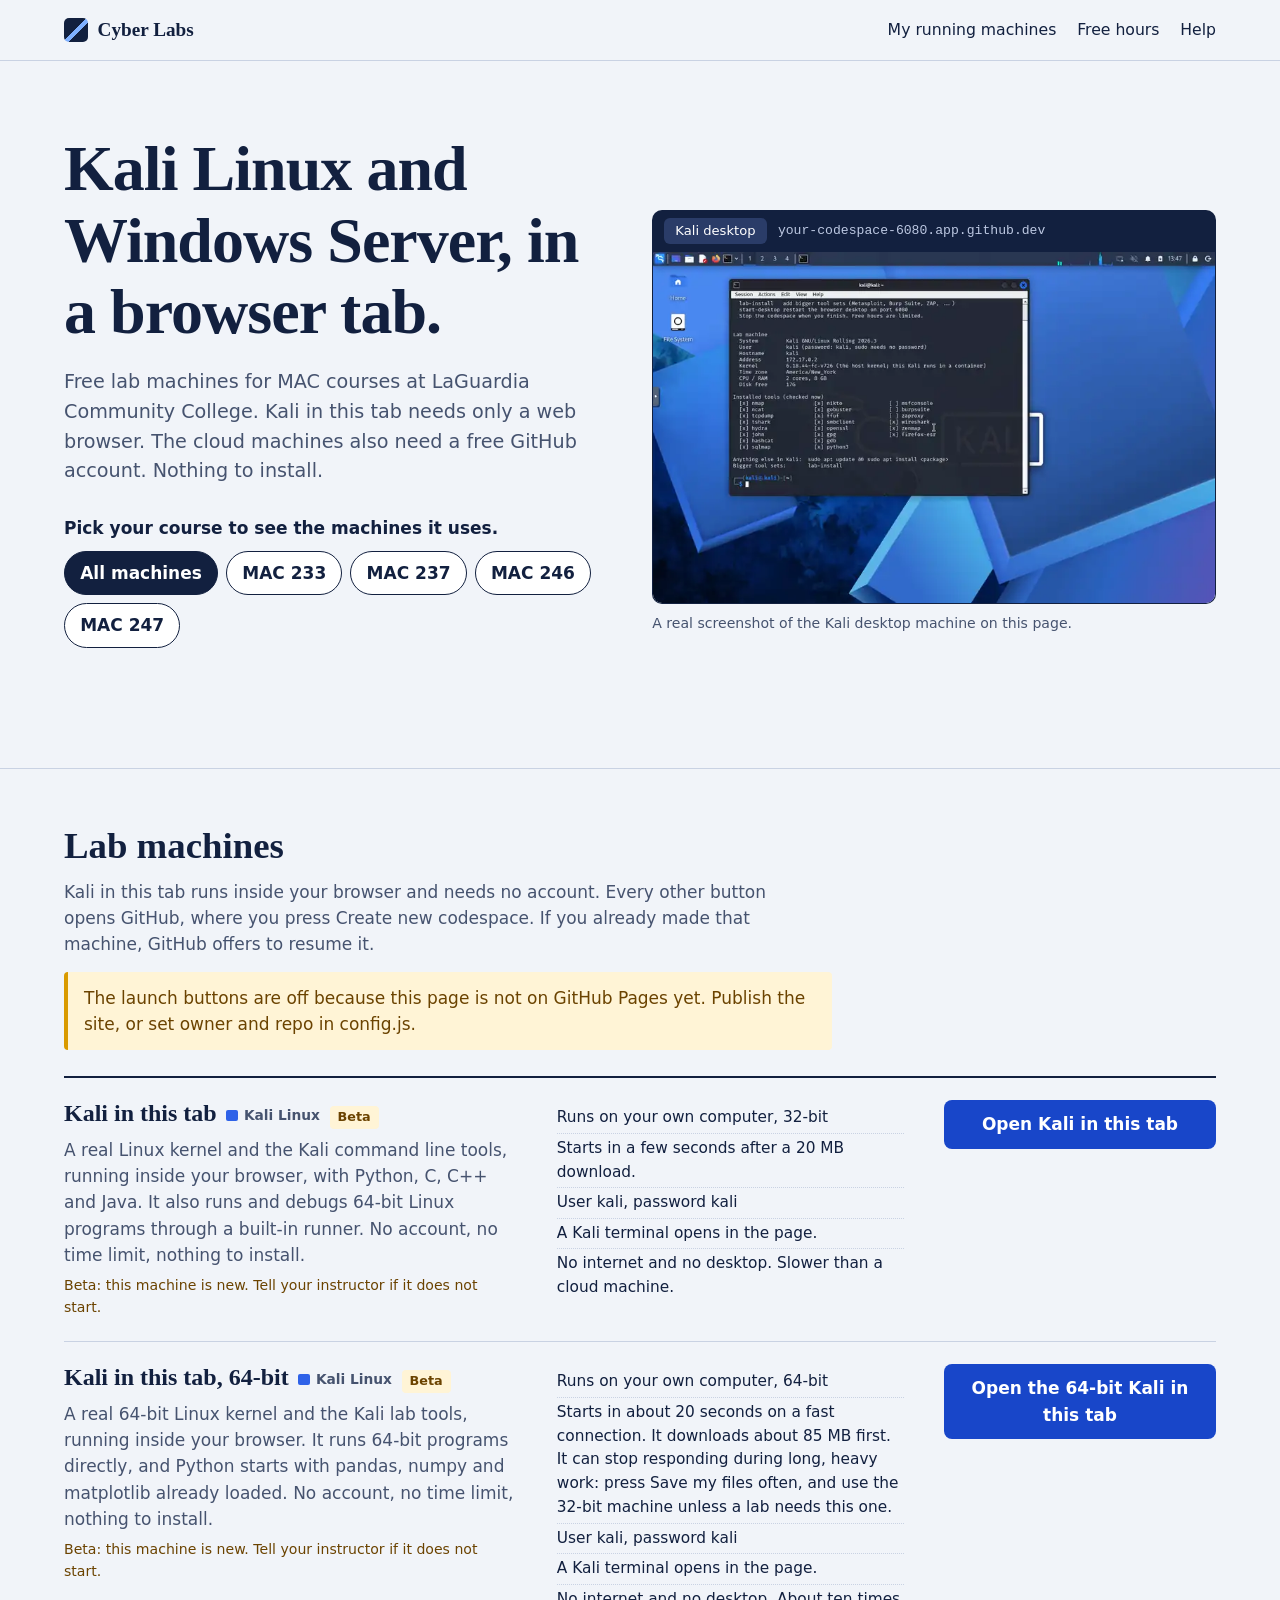
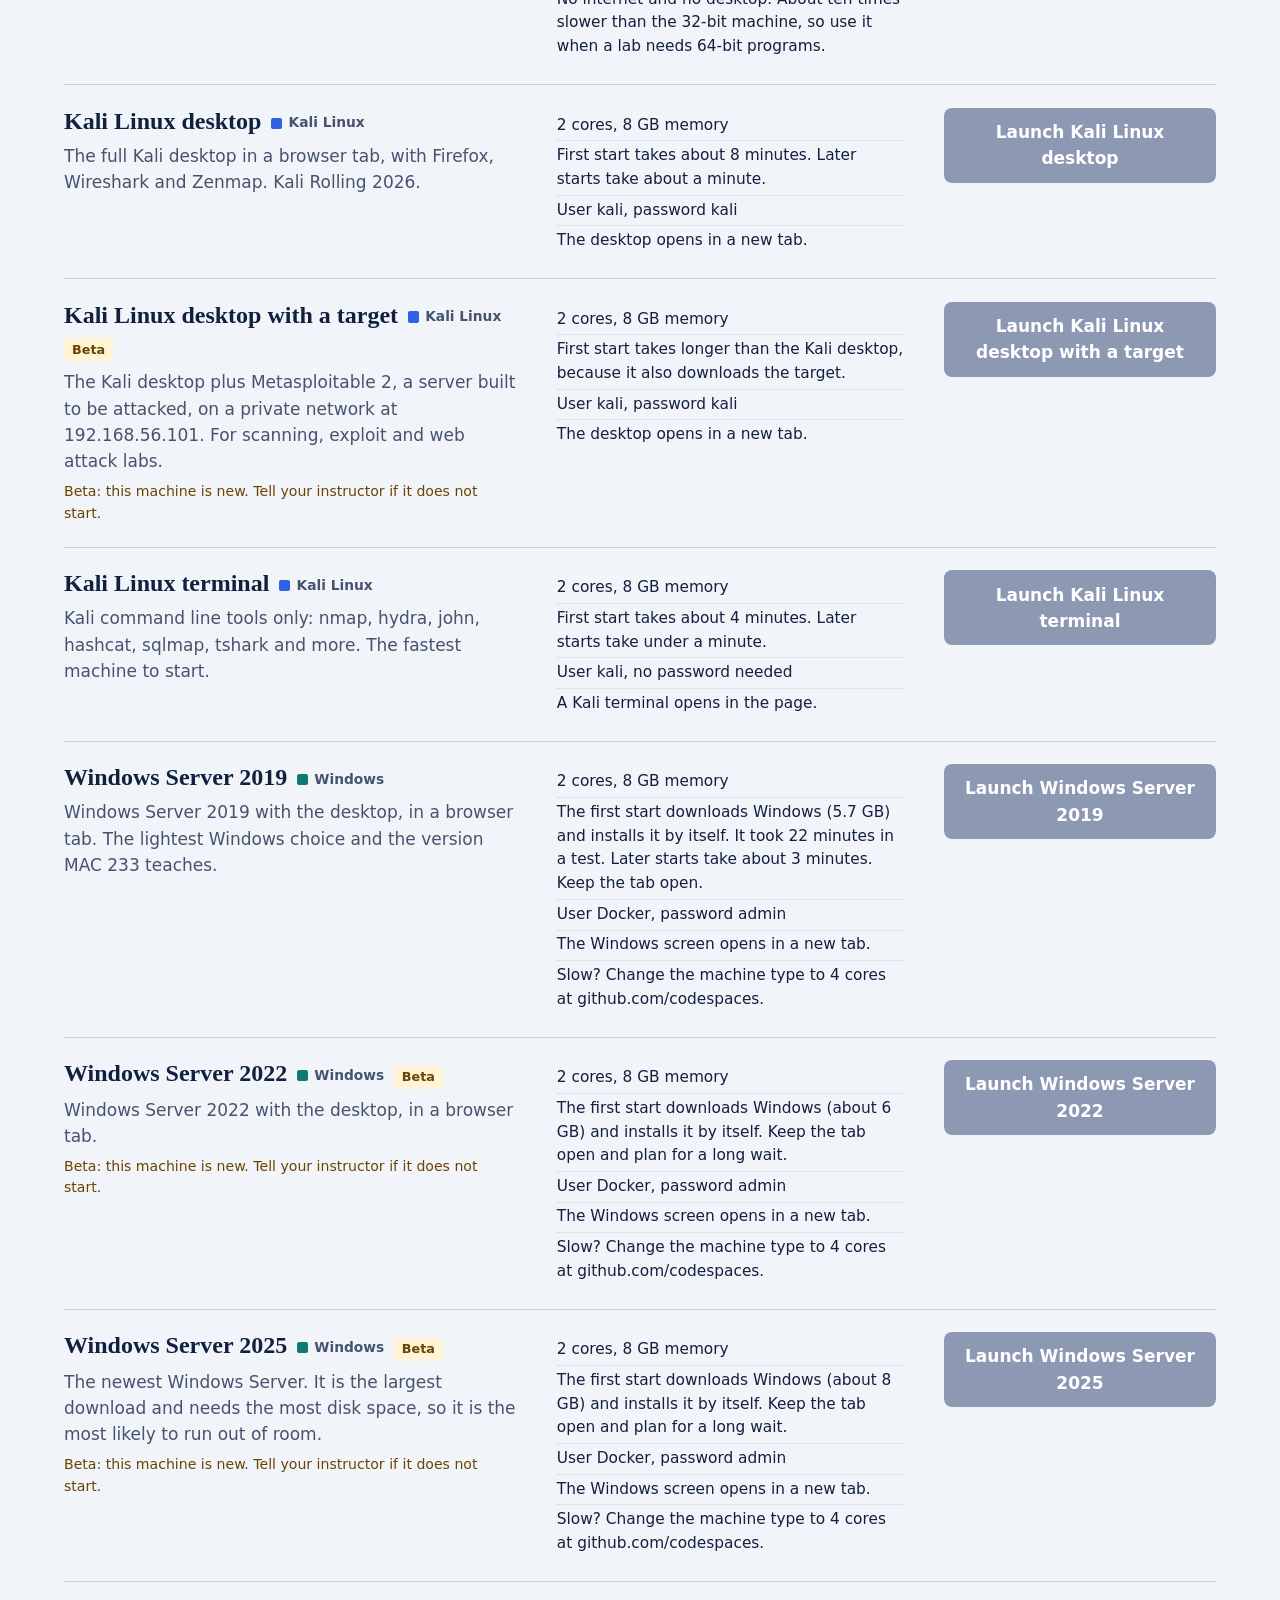
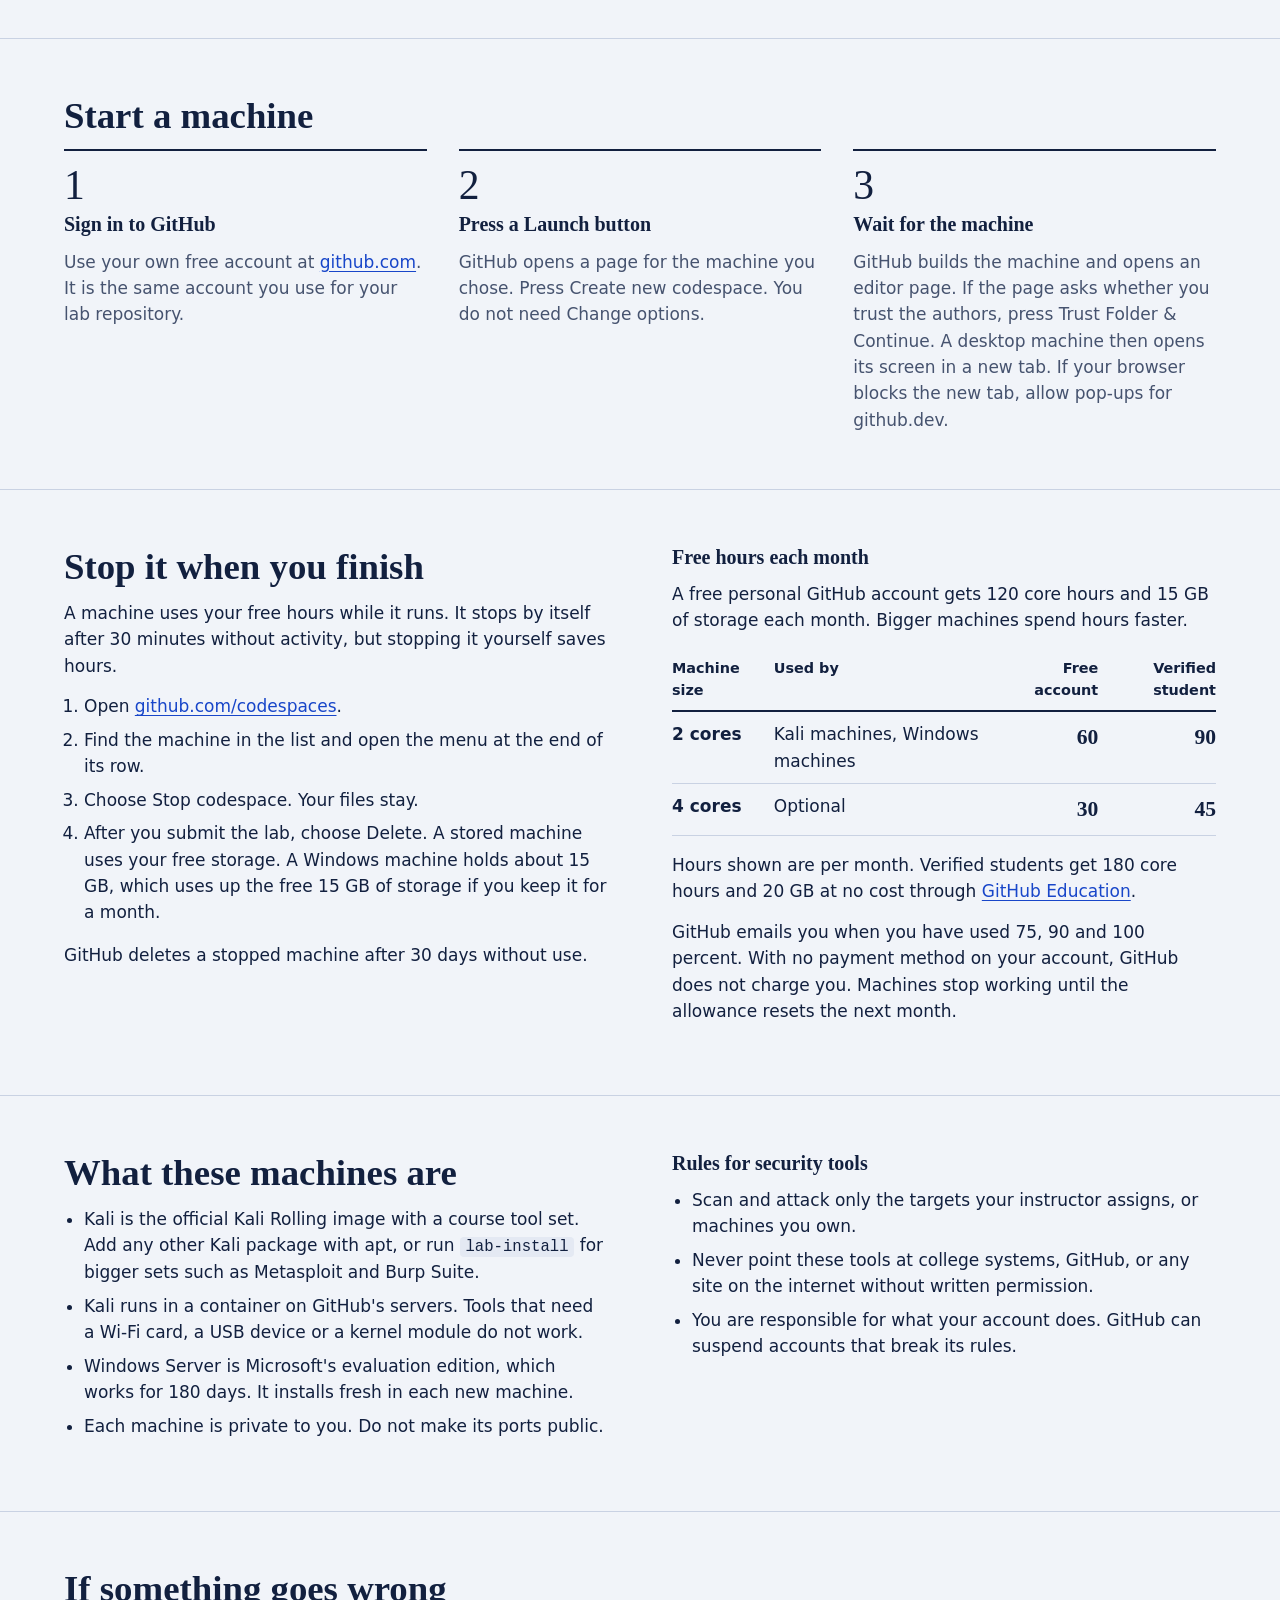
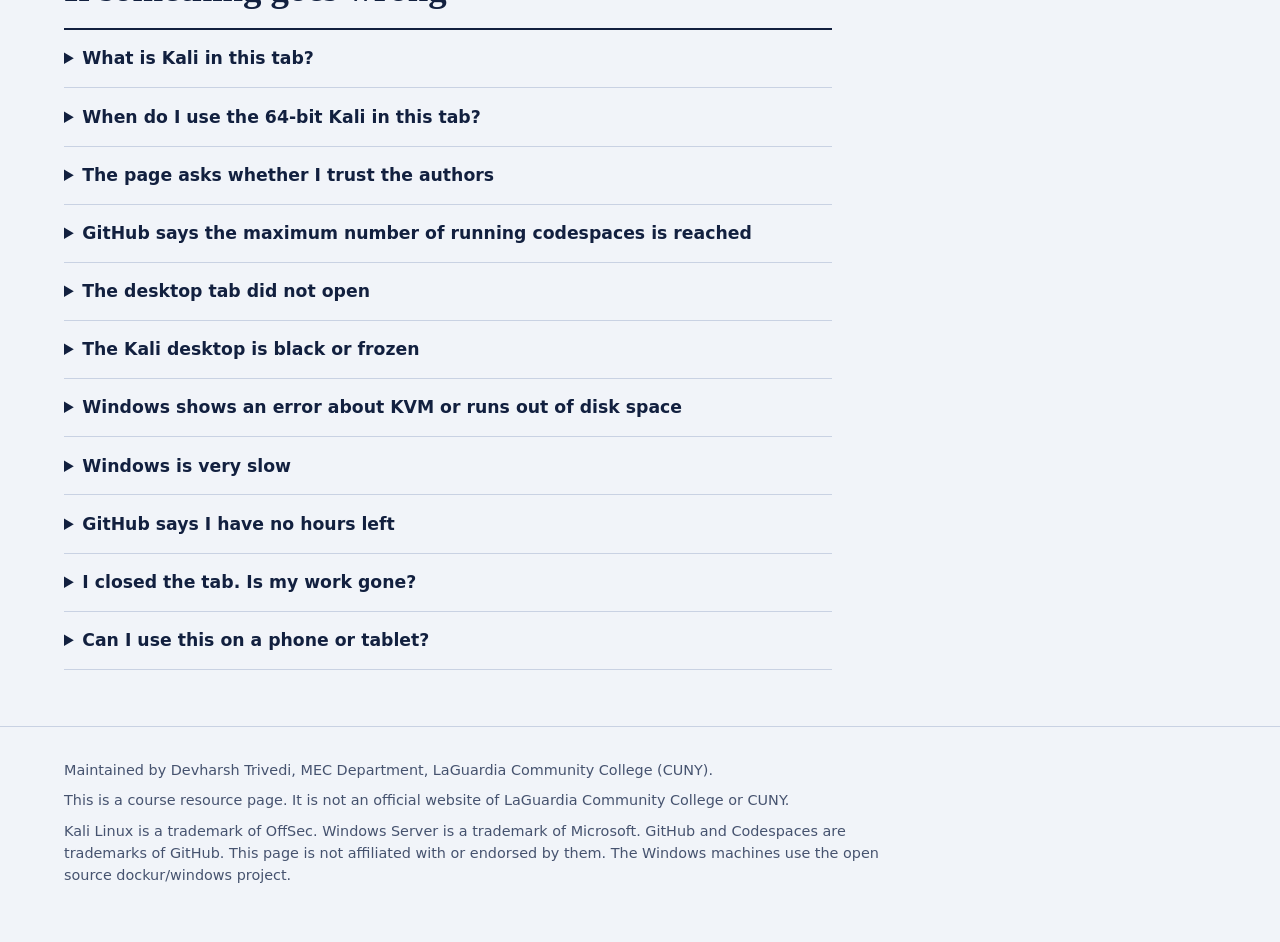
<file: docs/index.html>
<!doctype html>
<html lang="en">
<head>
<meta charset="utf-8">
<meta name="viewport" content="width=device-width, initial-scale=1">
<title>Cyber Labs: Kali Linux and Windows Server in a browser tab</title>
<meta name="description" content="Free lab machines for MAC courses at LaGuardia Community College. Start Kali Linux or Windows Server in a browser tab with a GitHub account.">
<meta name="color-scheme" content="light">
<link rel="icon" href="assets/favicon.svg" type="image/svg+xml">
<link rel="stylesheet" href="styles.css">
</head>
<body>

<a class="skip" href="#machines">Skip to the lab machines</a>

<header class="top">
  <div class="wrap top-row">
    <p class="brand"><span class="brand-mark" aria-hidden="true"></span><span id="site-name">Cyber Labs</span></p>
    <nav aria-label="Shortcuts">
      <a href="https://github.com/codespaces" target="_blank" rel="noopener">My running machines</a>
      <a href="#stop">Free hours</a>
      <a href="#help">Help</a>
    </nav>
  </div>
</header>

<main>

<section class="hero">
  <div class="wrap hero-grid">
    <div class="hero-text">
      <h1>Kali Linux and Windows Server, in a browser tab.</h1>
      <p class="lede">Free lab machines for MAC courses at LaGuardia Community College. Kali in this tab needs only a web browser. The cloud machines also need a free GitHub account. Nothing to install.</p>
      <div class="course-picker">
        <p id="course-label">Pick your course to see the machines it uses.</p>
        <div class="chips" id="course-chips" role="group" aria-labelledby="course-label"></div>
        <p class="course-note" id="course-note" aria-live="polite"></p>
      </div>
    </div>
    <figure class="screen">
      <div class="screen-bar" aria-hidden="true">
        <span class="screen-tab">Kali desktop</span>
        <span class="screen-url">your-codespace-6080.app.github.dev</span>
      </div>
      <img src="assets/kali-desktop.webp" width="800" height="500" alt="The Kali Linux 2026 desktop running in a browser tab, with a terminal window listing the installed tools.">
      <figcaption>A real screenshot of the Kali desktop machine on this page.</figcaption>
    </figure>
  </div>
</section>

<section class="section" id="machines" aria-labelledby="machines-title">
  <div class="wrap">
    <h2 id="machines-title">Lab machines</h2>
    <p class="section-intro">Kali in this tab runs inside your browser and needs no account. Every other button opens GitHub, where you press Create new codespace. If you already made that machine, GitHub offers to resume it.</p>
    <p class="notice" id="setup-notice" hidden></p>
    <noscript><p class="notice">This page needs JavaScript to build the launch buttons. You can also open the repository on GitHub and choose Code, then Codespaces.</p></noscript>
    <ul class="roster" id="roster"></ul>
  </div>
</section>

<section class="section" id="start" aria-labelledby="start-title">
  <div class="wrap">
    <h2 id="start-title">Start a machine</h2>
    <ol class="steps">
      <li>
        <h3>Sign in to GitHub</h3>
        <p>Use your own free account at <a href="https://github.com" target="_blank" rel="noopener">github.com</a>. It is the same account you use for your lab repository.</p>
      </li>
      <li>
        <h3>Press a Launch button</h3>
        <p>GitHub opens a page for the machine you chose. Press Create new codespace. You do not need Change options.</p>
      </li>
      <li>
        <h3>Wait for the machine</h3>
        <p>GitHub builds the machine and opens an editor page. If the page asks whether you trust the authors, press Trust Folder &amp; Continue. A desktop machine then opens its screen in a new tab. If your browser blocks the new tab, allow pop-ups for github.dev.</p>
      </li>
    </ol>
  </div>
</section>

<section class="section" id="stop" aria-labelledby="stop-title">
  <div class="wrap two-col">
    <div>
      <h2 id="stop-title">Stop it when you finish</h2>
      <p>A machine uses your free hours while it runs. It stops by itself after 30 minutes without activity, but stopping it yourself saves hours.</p>
      <ol class="plain-steps">
        <li>Open <a href="https://github.com/codespaces" target="_blank" rel="noopener">github.com/codespaces</a>.</li>
        <li>Find the machine in the list and open the menu at the end of its row.</li>
        <li>Choose Stop codespace. Your files stay.</li>
        <li>After you submit the lab, choose Delete. A stored machine uses your free storage. A Windows machine holds about 15 GB, which uses up the free 15 GB of storage if you keep it for a month.</li>
      </ol>
      <p>GitHub deletes a stopped machine after 30 days without use.</p>
    </div>
    <div>
      <h3>Free hours each month</h3>
      <p>A free personal GitHub account gets 120 core hours and 15 GB of storage each month. Bigger machines spend hours faster.</p>
      <table class="hours">
        <thead>
          <tr><th scope="col">Machine size</th><th scope="col">Used by</th><th scope="col">Free account</th><th scope="col">Verified student</th></tr>
        </thead>
        <tbody id="hours-body"></tbody>
      </table>
      <p>Hours shown are per month. Verified students get 180 core hours and 20 GB at no cost through <a href="https://education.github.com/pack" target="_blank" rel="noopener">GitHub Education</a>.</p>
      <p>GitHub emails you when you have used 75, 90 and 100 percent. With no payment method on your account, GitHub does not charge you. Machines stop working until the allowance resets the next month.</p>
    </div>
  </div>
</section>

<section class="section" id="limits" aria-labelledby="limits-title">
  <div class="wrap two-col">
    <div>
      <h2 id="limits-title">What these machines are</h2>
      <ul class="plain-list">
        <li>Kali is the official Kali Rolling image with a course tool set. Add any other Kali package with apt, or run <code>lab-install</code> for bigger sets such as Metasploit and Burp Suite.</li>
        <li>Kali runs in a container on GitHub's servers. Tools that need a Wi-Fi card, a USB device or a kernel module do not work.</li>
        <li>Windows Server is Microsoft's evaluation edition, which works for 180 days. It installs fresh in each new machine.</li>
        <li>Each machine is private to you. Do not make its ports public.</li>
      </ul>
    </div>
    <div>
      <h3>Rules for security tools</h3>
      <ul class="plain-list">
        <li>Scan and attack only the targets your instructor assigns, or machines you own.</li>
        <li>Never point these tools at college systems, GitHub, or any site on the internet without written permission.</li>
        <li>You are responsible for what your account does. GitHub can suspend accounts that break its rules.</li>
      </ul>
    </div>
  </div>
</section>

<section class="section" id="help" aria-labelledby="help-title">
  <div class="wrap">
    <h2 id="help-title">If something goes wrong</h2>
    <div class="faq">
      <details>
        <summary>What is Kali in this tab?</summary>
        <p>It is a real Linux kernel and the Kali tools, running inside your browser on an emulated 32-bit PC. It needs no account and uses none of your GitHub hours. It is slower than a cloud machine and has no internet and no desktop. Press Save machine before you close the tab, or your work is lost.</p>
      </details>
      <details>
        <summary>When do I use the 64-bit Kali in this tab?</summary>
        <p>Both machines run and debug the 64-bit Linux programs of a reverse engineering lab. The 32-bit machine does it through a built-in runner and is the faster one for most work. Use the 64-bit machine when a lab needs a real 64-bit system. It is slower, and during long, heavy work it can stop responding. If that happens, press Start over. It keeps only the folder <code>~/labs</code>: press Save my files often.</p>
      </details>
      <details>
        <summary>The page asks whether I trust the authors</summary>
        <p>Press Trust Folder &amp; Continue. The folder holds the lab files from this site. The terminal does not start until you do.</p>
      </details>
      <details>
        <summary>GitHub says the maximum number of running codespaces is reached</summary>
        <p>GitHub limits how many machines run at once. In our tests the limit was two. Open github.com/codespaces, stop a machine you are not using, then press Launch again.</p>
      </details>
      <details>
        <summary>The desktop tab did not open</summary>
        <p>In the editor page, open the Ports panel at the bottom. Hover over the row for port 6080 (Kali) or 8006 (Windows) and press the globe icon.</p>
      </details>
      <details>
        <summary>The Kali desktop is black or frozen</summary>
        <p>Right after a start, wait a minute and reload the desktop tab. If that does not help, open a terminal in the editor page and run <code>start-desktop --restart</code>. Then reload the desktop tab.</p>
      </details>
      <details>
        <summary>Windows shows an error about KVM or runs out of disk space</summary>
        <p>Delete the machine at github.com/codespaces and launch Windows Server 2019 again. If it fails twice, send your instructor a screenshot of the message.</p>
      </details>
      <details>
        <summary>Windows is very slow</summary>
        <p>Every machine starts on 2 cores. Stop the machine, open github.com/codespaces, open the menu at the end of its row and choose Change machine type. Pick 4-core and start the machine again. A 4 core machine uses your free hours twice as fast.</p>
      </details>
      <details>
        <summary>GitHub says I have no hours left</summary>
        <p>Without a payment method, GitHub blocks new and stopped machines until your allowance resets at the start of your next monthly billing cycle. Until then, use the lab computers on campus. To get a larger allowance, apply for GitHub Education as a verified student.</p>
      </details>
      <details>
        <summary>I closed the tab. Is my work gone?</summary>
        <p>No. Open github.com/codespaces, find the machine and choose Open in Browser. Files stay until you delete the machine.</p>
      </details>
      <details>
        <summary>Can I use this on a phone or tablet?</summary>
        <p>It opens, but a laptop or desktop computer with a keyboard works much better.</p>
      </details>
    </div>
  </div>
</section>

</main>

<footer class="foot">
  <div class="wrap">
    <p>Maintained by <span id="maintainer">the course instructor</span>.</p>
    <p>This is a course resource page. It is not an official website of LaGuardia Community College or CUNY.</p>
    <p>Kali Linux is a trademark of OffSec. Windows Server is a trademark of Microsoft. GitHub and Codespaces are trademarks of GitHub. This page is not affiliated with or endorsed by them. The Windows machines use the open source dockur/windows project.</p>
  </div>
</footer>

<script src="config.js"></script>
<script src="app.js"></script>
</body>
</html>
</file>
<file: docs/styles.css>
/* Cyber Labs. Plain CSS, no external files. */

:root {
  --ink: #12203f;
  --ink-soft: #46536f;
  --paper: #f1f4f9;
  --panel: #ffffff;
  --line: #c9d2e3;
  --action: #1846c9;
  --action-dark: #10318f;
  --kali: #2f62e8;
  --windows: #0c7a70;
  --note-bg: #fff4d6;
  --note-ink: #6b4300;
  --serif: "Iowan Old Style", "Palatino Linotype", Palatino, "Book Antiqua", Georgia, serif;
  --sans: system-ui, -apple-system, "Segoe UI", Roboto, "Helvetica Neue", Arial, sans-serif;
  --mono: ui-monospace, "SF Mono", Menlo, Consolas, monospace;
  --measure: 34rem;
}

*, *::before, *::after { box-sizing: border-box; }

html { -webkit-text-size-adjust: 100%; scroll-behavior: smooth; }

body {
  margin: 0;
  background: var(--paper);
  color: var(--ink);
  font-family: var(--sans);
  font-size: 1.0625rem;
  line-height: 1.55;
}

h1, h2, h3 { font-family: var(--serif); font-weight: 600; line-height: 1.12; margin: 0; }
h1 { font-size: clamp(2.3rem, 5.4vw, 4rem); letter-spacing: -0.015em; }
h2 { font-size: clamp(1.7rem, 3vw, 2.3rem); }
h3 { font-size: 1.25rem; }
p { margin: 0 0 0.9rem; }
a { color: var(--action); text-underline-offset: 0.16em; }
a:hover { color: var(--action-dark); }
code {
  font-family: var(--mono);
  font-size: 0.92em;
  background: #e4e9f3;
  padding: 0.08em 0.36em;
  border-radius: 4px;
}

:focus-visible { outline: 3px solid #f2a900; outline-offset: 3px; border-radius: 4px; }

.wrap { width: min(72rem, 100% - 2.5rem); margin-inline: auto; }

.skip {
  position: absolute; left: 1rem; top: -4rem;
  background: var(--ink); color: #fff; padding: 0.6rem 0.9rem; border-radius: 6px; z-index: 10;
}
.skip:focus { top: 1rem; color: #fff; }

/* Top bar */
.top { border-bottom: 1px solid var(--line); background: var(--paper); }
.top-row { display: flex; align-items: center; justify-content: space-between; gap: 1rem; min-height: 3.75rem; flex-wrap: wrap; }
.brand { display: flex; align-items: center; gap: 0.6rem; margin: 0; font-family: var(--serif); font-weight: 600; font-size: 1.2rem; }
.brand-mark {
  width: 1.5rem; height: 1.5rem; border-radius: 5px; background: var(--ink);
  background-image: linear-gradient(135deg, transparent 0 46%, #7fb0ff 46% 60%, transparent 60%);
}
.top nav { display: flex; gap: 1.3rem; flex-wrap: wrap; font-size: 0.98rem; }
.top nav a { color: var(--ink); text-decoration: none; padding: 0.4rem 0; }
.top nav a:hover { text-decoration: underline; }

/* Hero */
.hero { padding: clamp(2.2rem, 6vw, 4.5rem) 0 clamp(2rem, 5vw, 3.5rem); }
.hero-grid { display: grid; grid-template-columns: minmax(0, 1fr) minmax(0, 1.05fr); gap: clamp(1.5rem, 4vw, 3.5rem); align-items: center; }
.lede { font-size: 1.2rem; color: var(--ink-soft); max-width: var(--measure); margin-top: 1.2rem; }

.course-picker { margin-top: 1.8rem; }
.course-picker > p:first-child { margin-bottom: 0.6rem; font-weight: 600; }
.chips { display: flex; flex-wrap: wrap; gap: 0.5rem; }
.chip {
  font: inherit; font-weight: 600; cursor: pointer;
  padding: 0.5rem 0.95rem; min-height: 2.75rem;
  background: var(--panel); color: var(--ink);
  border: 1.5px solid var(--ink); border-radius: 999px;
}
.chip:hover { background: #e3e9f6; }
.chip[aria-pressed="true"] { background: var(--ink); color: #fff; }
.course-note { min-height: 3.3rem; margin: 0.7rem 0 0; color: var(--ink-soft); }

.screen { margin: 0; }
.screen-bar {
  display: flex; align-items: center; gap: 0.7rem;
  background: var(--ink); color: #dbe6ff;
  padding: 0.5rem 0.75rem; border-radius: 10px 10px 0 0; font-size: 0.82rem;
}
.screen-tab { background: #2a3c68; color: #fff; padding: 0.2rem 0.7rem; border-radius: 6px; white-space: nowrap; }
.screen-url { font-family: var(--mono); min-width: 0; flex: 1 1 auto; overflow: hidden; text-overflow: ellipsis; white-space: nowrap; opacity: 0.85; }
.screen img { display: block; width: 100%; height: auto; border: 1px solid var(--ink); border-top: 0; border-radius: 0 0 10px 10px; }
.screen figcaption { font-size: 0.88rem; color: var(--ink-soft); margin-top: 0.55rem; }

/* Sections */
.section { padding: clamp(2rem, 5vw, 3.5rem) 0; border-top: 1px solid var(--line); }
.section-intro { color: var(--ink-soft); max-width: 44rem; margin-top: 0.7rem; }
.section h2 + p, .section h2 + ol, .section h3 + p, .section h3 + ul, .section h2 + ul { margin-top: 0.8rem; }
.two-col { display: grid; grid-template-columns: repeat(2, minmax(0, 1fr)); gap: clamp(1.5rem, 5vw, 4rem); }
.two-col p, .two-col li { max-width: var(--measure); }

.notice { background: var(--note-bg); color: var(--note-ink); border-left: 4px solid #d99a00; padding: 0.8rem 1rem; border-radius: 4px; max-width: 48rem; }

/* Machine roster */
.roster { list-style: none; margin: 1.6rem 0 0; padding: 0; border-top: 2px solid var(--ink); }
.machine {
  display: grid;
  grid-template-columns: minmax(0, 1.5fr) minmax(0, 1.15fr) 17rem;
  gap: 0.6rem 2.5rem; align-items: start;
  padding: 1.4rem 0; border-bottom: 1px solid var(--line);
}
.machine-name { display: flex; align-items: baseline; gap: 0.6rem; flex-wrap: wrap; }
.machine-name h3 { font-size: 1.5rem; }
.family { display: inline-flex; align-items: center; gap: 0.4rem; font-size: 0.86rem; font-weight: 600; color: var(--ink-soft); }
.family::before { content: ""; width: 0.7rem; height: 0.7rem; border-radius: 2px; background: var(--kali); }
.family[data-family="windows"]::before { background: var(--windows); }
.tag { font-size: 0.8rem; font-weight: 700; padding: 0.1rem 0.5rem; border-radius: 4px; background: var(--note-bg); color: var(--note-ink); }
.tag-course { background: var(--ink); color: #fff; }
.machine-summary { margin: 0.5rem 0 0; color: var(--ink-soft); max-width: 32rem; }
.machine-facts { margin: 0.2rem 0 0; padding: 0; list-style: none; font-size: 0.96rem; }
.machine-facts li { padding: 0.18rem 0; }
.machine-facts li + li { border-top: 1px dotted var(--line); }
.machine-go { display: flex; flex-direction: column; align-items: stretch; gap: 0.5rem; }
.launch {
  display: inline-flex; align-items: center; justify-content: center; text-align: center;
  min-height: 3rem; padding: 0.7rem 1.1rem;
  background: var(--action); color: #fff; font-weight: 700; text-decoration: none;
  border-radius: 8px; border: 0;
}
.launch:hover { background: var(--action-dark); color: #fff; }
.launch[aria-disabled="true"] { background: #8d98b3; pointer-events: none; }
.launch-alt { font-size: 0.9rem; text-align: center; }
.machine.is-other { opacity: 0.55; }
.machine.is-other:hover, .machine.is-other:focus-within { opacity: 1; }
.beta-note { font-size: 0.88rem; color: var(--note-ink); margin: 0.4rem 0 0; }

/* Steps */
.steps { list-style: none; counter-reset: step; margin: 1.6rem 0 0; padding: 0; display: grid; grid-template-columns: repeat(3, minmax(0, 1fr)); gap: 2rem; }
.steps li { counter-increment: step; border-top: 2px solid var(--ink); padding-top: 0.9rem; }
.steps li::before { content: counter(step); font-family: var(--serif); font-size: 2.6rem; line-height: 1; display: block; margin-bottom: 0.4rem; }
.steps h3 { margin-bottom: 0.45rem; }
.steps p { color: var(--ink-soft); margin: 0; }

.plain-steps, .plain-list { padding-left: 1.25rem; margin: 0.8rem 0 1rem; }
.plain-steps li, .plain-list li { margin-bottom: 0.45rem; }

/* Hours table */
.hours { border-collapse: collapse; width: 100%; max-width: 34rem; margin: 0.4rem 0 1rem; font-variant-numeric: tabular-nums; }
.hours th, .hours td { text-align: left; padding: 0.55rem 0.6rem 0.55rem 0; border-bottom: 1px solid var(--line); vertical-align: top; }
.hours thead th { border-bottom: 2px solid var(--ink); font-size: 0.9rem; }
.hours th:nth-child(n+3), .hours td.num { text-align: right; }
.hours td.num { font-family: var(--serif); font-size: 1.35rem; font-weight: 600; }
.hours th:last-child, .hours td:last-child { padding-right: 0; }

/* Help */
.faq { margin-top: 1.2rem; max-width: 48rem; border-top: 2px solid var(--ink); }
.faq details { border-bottom: 1px solid var(--line); }
.faq summary { cursor: pointer; padding: 0.95rem 0; font-weight: 600; font-size: 1.08rem; }
.faq details p { color: var(--ink-soft); padding-bottom: 0.4rem; max-width: 42rem; }

/* Footer */
.foot { border-top: 1px solid var(--line); padding: 2rem 0 3rem; font-size: 0.9rem; color: var(--ink-soft); }
.foot p { max-width: 52rem; margin-bottom: 0.5rem; }

@media (max-width: 60rem) {
  .hero-grid { grid-template-columns: minmax(0, 1fr); }
  .machine { grid-template-columns: minmax(0, 1fr); }
  .machine-go { max-width: 22rem; }
  .steps { grid-template-columns: minmax(0, 1fr); gap: 1.4rem; }
  .two-col { grid-template-columns: minmax(0, 1fr); }
}

@media (prefers-reduced-motion: reduce) {
  html { scroll-behavior: auto; }
}
</file>
